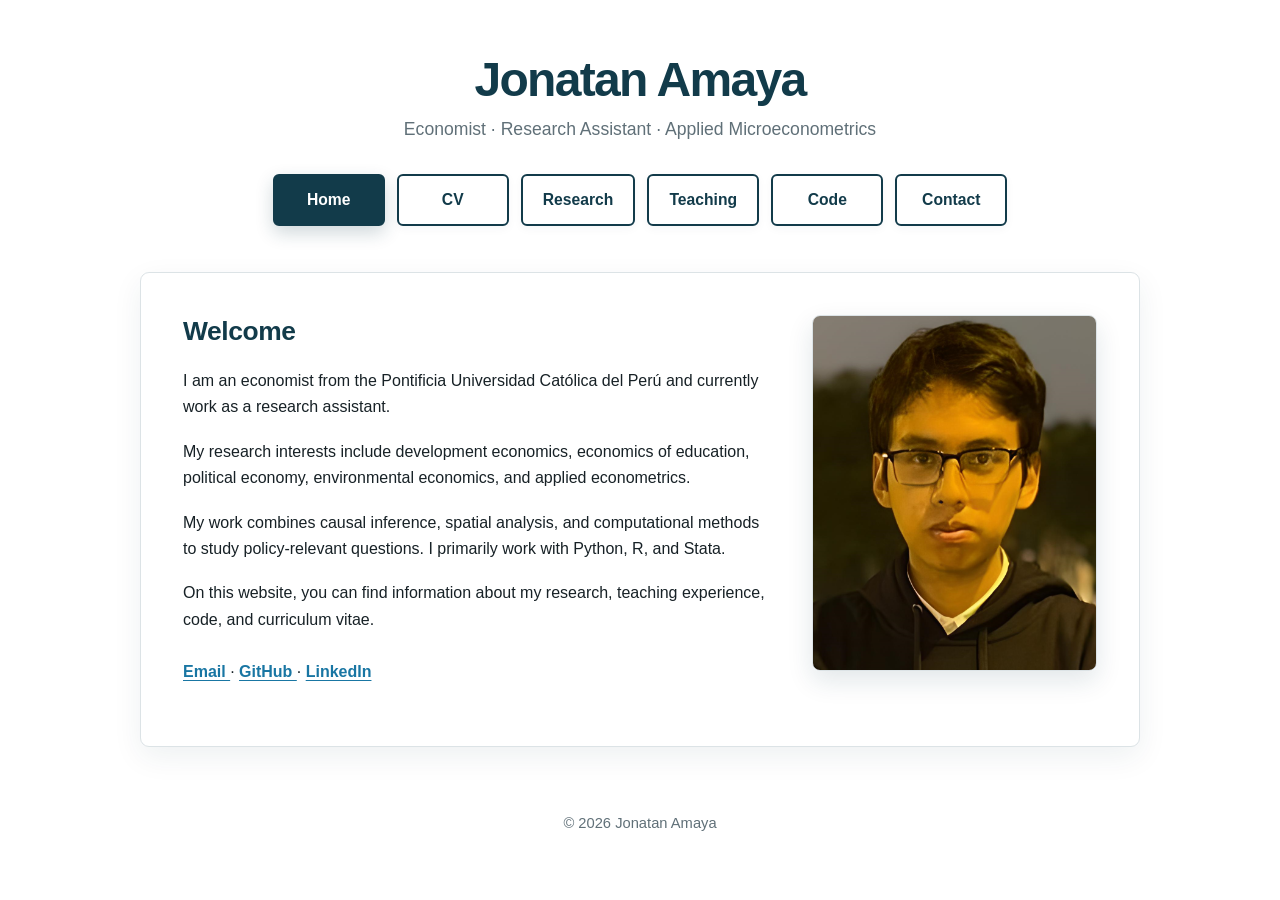
<file: index.html>
<!DOCTYPE html>
<html lang="en">
<head>
    <meta charset="UTF-8">

    <meta
        name="viewport"
        content="width=device-width, initial-scale=1.0"
    >

    <meta
        name="description"
        content="Personal academic website of Jonatan Amaya, economist and research assistant."
    >

    <title>Jonatan Amaya | Economist</title>

    <link rel="stylesheet" href="style.css">
</head>

<body>

    <header class="site-header">
        <h1>Jonatan Amaya</h1>

        <p class="subtitle">
            Economist · Research Assistant · Applied Microeconometrics
        </p>

        <nav class="navigation" aria-label="Main navigation">
            <a class="active" href="index.html">Home</a>

            <a
                href="assets/jonatan_amaya_cv.pdf"
                target="_blank"
                rel="noopener noreferrer"
            >
                CV
            </a>

            <a href="research.html">Research</a>
            <a href="teaching.html">Teaching</a>
            <a href="code.html">Code</a>
            <a href="contact.html">Contact</a>
        </nav>
    </header>

    <main class="container">
        <section class="card home-grid">

            <div>
                <h2>Welcome</h2>

                <p>
                    I am an economist from the Pontificia Universidad
                    Católica del Perú and currently work as a research
                    assistant.
                </p>

                <p>
                    My research interests include development economics,
                    economics of education, political economy,
                    environmental economics, and applied econometrics.
                </p>

                <p>
                    My work combines causal inference, spatial analysis,
                    and computational methods to study policy-relevant
                    questions. I primarily work with Python, R, and Stata.
                </p>

                <p>
                    On this website, you can find information about my
                    research, teaching experience, code, and curriculum
                    vitae.
                </p>

                <p class="links">
                    <a href="mailto:amaya.j@pucp.edu.pe">
                        Email
                    </a>

                    ·

                    <a
                        href="https://github.com/jonatan-amaya"
                        target="_blank"
                        rel="noopener noreferrer"
                    >
                        GitHub
                    </a>

                    ·

                    <a
                        href="https://www.linkedin.com/in/jonatan-amaya"
                        target="_blank"
                        rel="noopener noreferrer"
                    >
                        LinkedIn
                    </a>
                </p>
            </div>

            <div>
                <img
                    class="profile-photo"
                    src="assets/profile.png"
                    alt="Portrait of Jonatan Amaya"
                >
            </div>

        </section>
    </main>

    <footer>
        © 2026 Jonatan Amaya
    </footer>

</body>
</html>
</file>
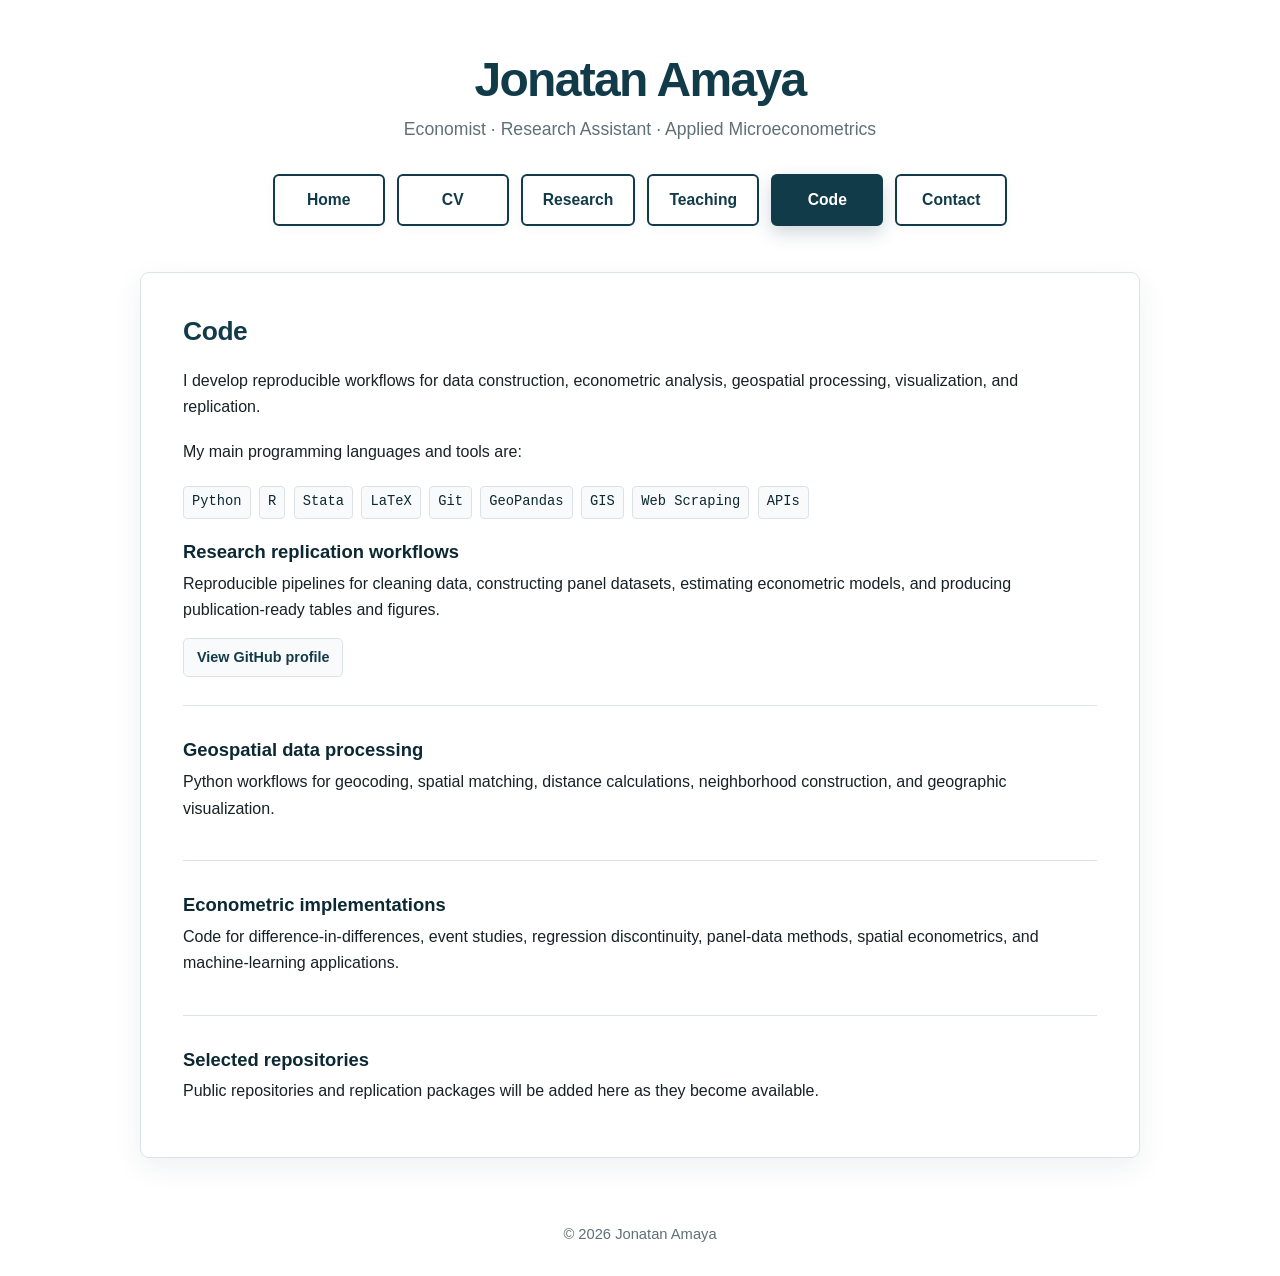
<file: code.html>
<!DOCTYPE html>
<html lang="en">
<head>
    <meta charset="UTF-8">

    <meta
        name="viewport"
        content="width=device-width, initial-scale=1.0"
    >

    <meta
        name="description"
        content="Code, data tools, and replication materials by Jonatan Amaya."
    >

    <title>Code | Jonatan Amaya</title>

    <link rel="stylesheet" href="style.css">
</head>

<body>

    <header class="site-header">
        <h1>Jonatan Amaya</h1>

        <p class="subtitle">
            Economist · Research Assistant · Applied Microeconometrics
        </p>

        <nav class="navigation" aria-label="Main navigation">
            <a href="index.html">Home</a>

            <a
                href="assets/jonatan_amaya_cv.pdf"
                target="_blank"
                rel="noopener noreferrer"
            >
                CV
            </a>

            <a href="research.html">Research</a>
            <a href="teaching.html">Teaching</a>
            <a class="active" href="code.html">Code</a>
            <a href="contact.html">Contact</a>
        </nav>
    </header>

    <main class="container">
        <section class="card">

            <h2>Code</h2>

            <p>
                I develop reproducible workflows for data construction,
                econometric analysis, geospatial processing, visualization,
                and replication.
            </p>

            <p>
                My main programming languages and tools are:
            </p>

            <p>
                <span class="tech-label">Python</span>
                <span class="tech-label">R</span>
                <span class="tech-label">Stata</span>
                <span class="tech-label">LaTeX</span>
                <span class="tech-label">Git</span>
                <span class="tech-label">GeoPandas</span>
                <span class="tech-label">GIS</span>
                <span class="tech-label">Web Scraping</span>
                <span class="tech-label">APIs</span>
            </p>

            <article class="item">
                <h3>Research replication workflows</h3>

                <p>
                    Reproducible pipelines for cleaning data, constructing
                    panel datasets, estimating econometric models, and
                    producing publication-ready tables and figures.
                </p>

                <div class="item-links">
                    <a
                        href="https://github.com/jonatan-amaya"
                        target="_blank"
                        rel="noopener noreferrer"
                    >
                        View GitHub profile
                    </a>
                </div>
            </article>

            <article class="item">
                <h3>Geospatial data processing</h3>

                <p>
                    Python workflows for geocoding, spatial matching,
                    distance calculations, neighborhood construction, and
                    geographic visualization.
                </p>
            </article>

            <article class="item">
                <h3>Econometric implementations</h3>

                <p>
                    Code for difference-in-differences, event studies,
                    regression discontinuity, panel-data methods, spatial
                    econometrics, and machine-learning applications.
                </p>
            </article>

            <article class="item">
                <h3>Selected repositories</h3>

                <p>
                    Public repositories and replication packages will be
                    added here as they become available.
                </p>
            </article>

        </section>
    </main>

    <footer>
        © 2026 Jonatan Amaya
    </footer>

</body>
</html>
</file>
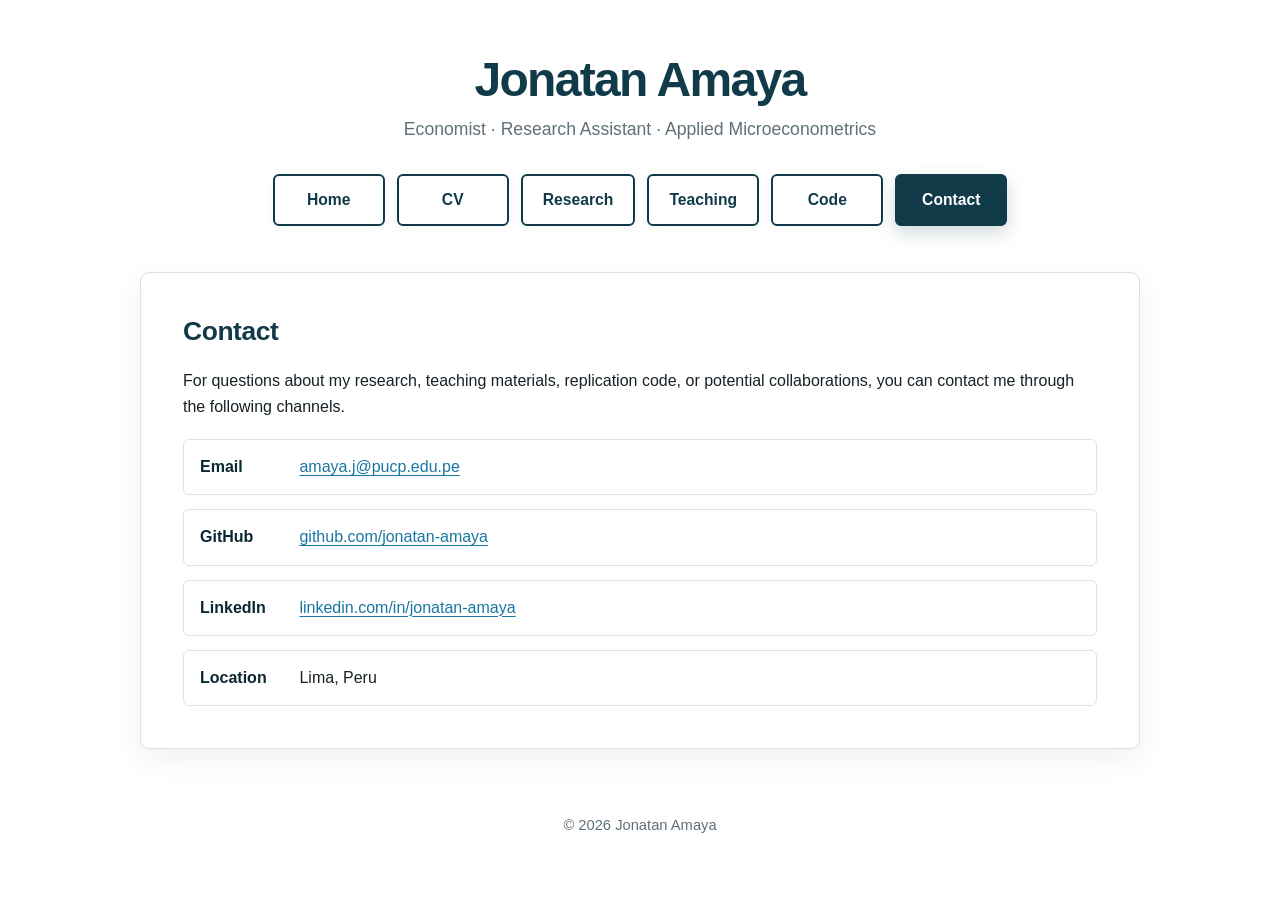
<file: contact.html>
<!DOCTYPE html>
<html lang="en">
<head>
    <meta charset="UTF-8">

    <meta
        name="viewport"
        content="width=device-width, initial-scale=1.0"
    >

    <meta
        name="description"
        content="Contact information for Jonatan Amaya."
    >

    <title>Contact | Jonatan Amaya</title>

    <link rel="stylesheet" href="style.css">
</head>

<body>

    <header class="site-header">
        <h1>Jonatan Amaya</h1>

        <p class="subtitle">
            Economist · Research Assistant · Applied Microeconometrics
        </p>

        <nav class="navigation" aria-label="Main navigation">
            <a href="index.html">Home</a>

            <a
                href="assets/jonatan_amaya_cv.pdf"
                target="_blank"
                rel="noopener noreferrer"
            >
                CV
            </a>

            <a href="research.html">Research</a>
            <a href="teaching.html">Teaching</a>
            <a href="code.html">Code</a>
            <a class="active" href="contact.html">Contact</a>
        </nav>
    </header>

    <main class="container">
        <section class="card">

            <h2>Contact</h2>

            <p>
                For questions about my research, teaching materials,
                replication code, or potential collaborations, you can
                contact me through the following channels.
            </p>

            <ul class="contact-list">
                <li>
                    <strong>Email</strong>

                    <a href="mailto:amaya.j@pucp.edu.pe">
                        amaya.j@pucp.edu.pe
                    </a>
                </li>

                <li>
                    <strong>GitHub</strong>

                    <a
                        href="https://github.com/jonatan-amaya"
                        target="_blank"
                        rel="noopener noreferrer"
                    >
                        github.com/jonatan-amaya
                    </a>
                </li>

                <li>
                    <strong>LinkedIn</strong>

                    <a
                        href="https://www.linkedin.com/in/jonatan-amaya"
                        target="_blank"
                        rel="noopener noreferrer"
                    >
                        linkedin.com/in/jonatan-amaya
                    </a>
                </li>

                <li>
                    <strong>Location</strong>
                    Lima, Peru
                </li>
            </ul>

        </section>
    </main>

    <footer>
        © 2026 Jonatan Amaya
    </footer>

</body>
</html>
</file>
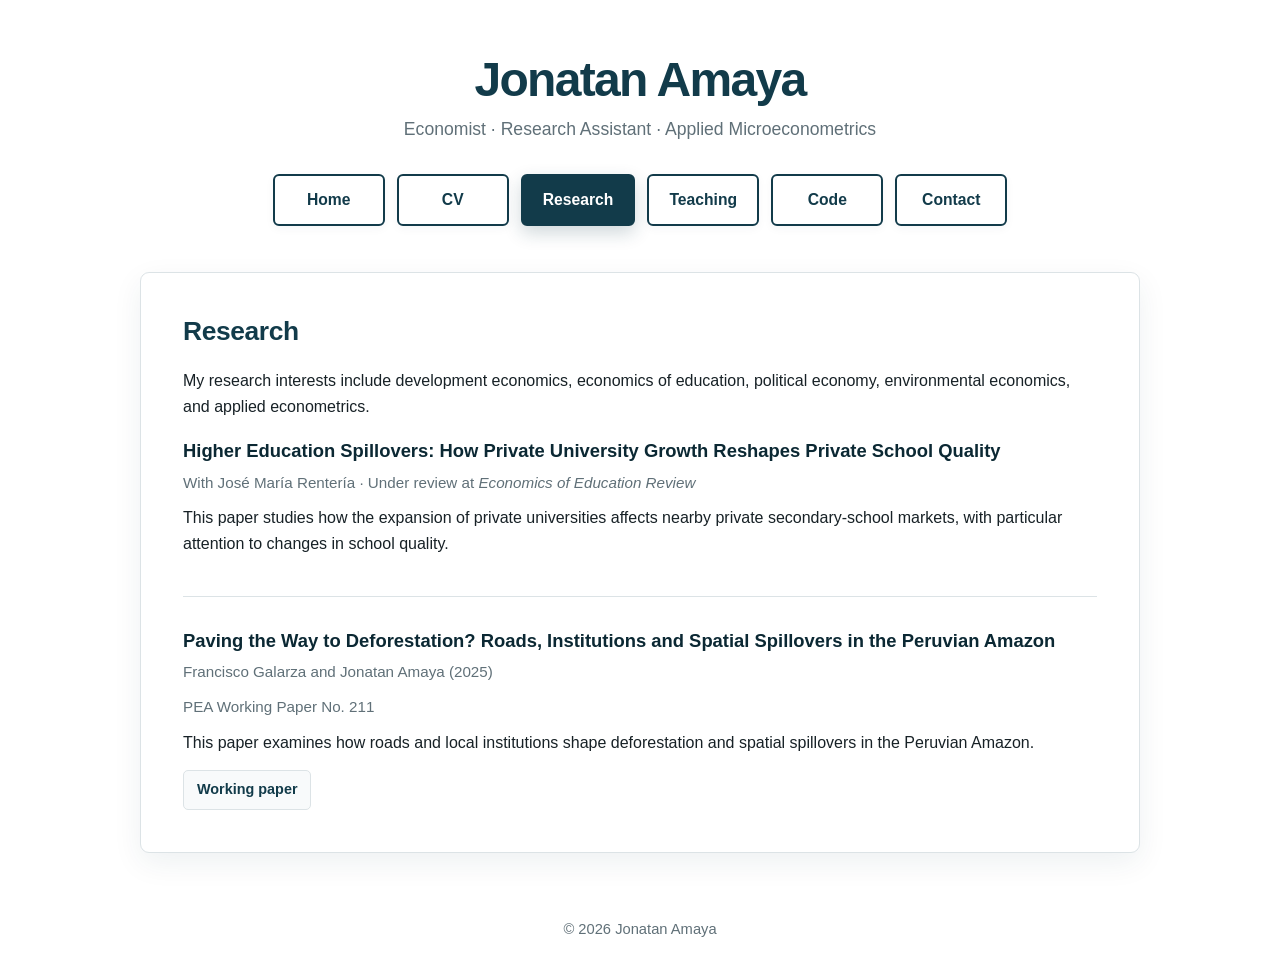
<file: research.html>
<!DOCTYPE html>
<html lang="en">
<head>
    <meta charset="UTF-8">

    <meta
        name="viewport"
        content="width=device-width, initial-scale=1.0"
    >

    <meta
        name="description"
        content="Research projects, submitted papers, and working papers by Jonatan Amaya."
    >

    <title>Research | Jonatan Amaya</title>

    <link rel="stylesheet" href="style.css">
</head>

<body>

    <header class="site-header">
        <h1>Jonatan Amaya</h1>

        <p class="subtitle">
            Economist · Research Assistant · Applied Microeconometrics
        </p>

        <nav class="navigation" aria-label="Main navigation">
            <a href="index.html">Home</a>

            <a
                href="assets/jonatan_amaya_cv.pdf"
                target="_blank"
                rel="noopener noreferrer"
            >
                CV
            </a>

            <a class="active" href="research.html">Research</a>
            <a href="teaching.html">Teaching</a>
            <a href="code.html">Code</a>
            <a href="contact.html">Contact</a>
        </nav>
    </header>

    <main class="container">
        <section class="card">

            <h2>Research</h2>

            <p>
                My research interests include development economics,
                economics of education, political economy, environmental
                economics, and applied econometrics.
            </p>

            <article class="item">
                <h3>
                    Higher Education Spillovers: How Private University
                    Growth Reshapes Private School Quality
                </h3>

                <p class="item-meta">
                    With José María Rentería · Under review at
                    <em>Economics of Education Review</em>
                </p>

                <p>
                    This paper studies how the expansion of private
                    universities affects nearby private secondary-school
                    markets, with particular attention to changes in school
                    quality.
                </p>
            </article>

            <article class="item">
                <h3>
                    Paving the Way to Deforestation? Roads, Institutions
                    and Spatial Spillovers in the Peruvian Amazon
                </h3>

                <p class="item-meta">
                    Francisco Galarza and Jonatan Amaya (2025)
                </p>

                <p class="item-meta">
                    PEA Working Paper No. 211
                </p>

                <p>
                    This paper examines how roads and local institutions
                    shape deforestation and spatial spillovers in the
                    Peruvian Amazon.
                </p>

                <div class="item-links">
                    <a
                        href="https://perueconomics.org/wp-content/uploads/2025/10/WP-211.pdf"
                        target="_blank"
                        rel="noopener noreferrer"
                    >
                        Working paper
                    </a>
                </div>
            </article>

        </section>
    </main>

    <footer>
        © 2026 Jonatan Amaya
    </footer>

</body>
</html>
</file>
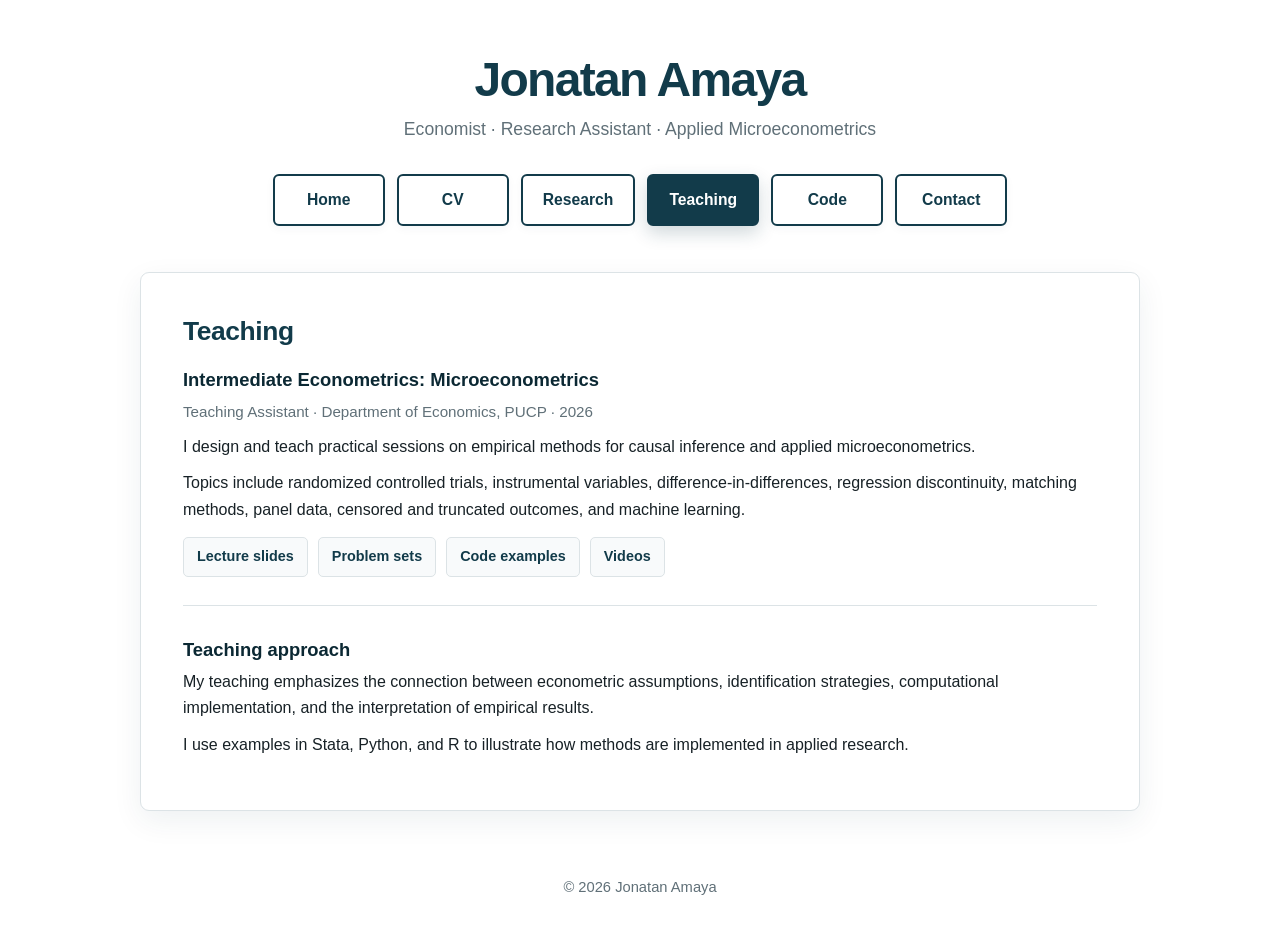
<file: teaching.html>
<!DOCTYPE html>
<html lang="en">
<head>
    <meta charset="UTF-8">

    <meta
        name="viewport"
        content="width=device-width, initial-scale=1.0"
    >

    <meta
        name="description"
        content="Teaching experience and teaching materials by Jonatan Amaya."
    >

    <title>Teaching | Jonatan Amaya</title>

    <link rel="stylesheet" href="style.css">
</head>

<body>

    <header class="site-header">
        <h1>Jonatan Amaya</h1>

        <p class="subtitle">
            Economist · Research Assistant · Applied Microeconometrics
        </p>

        <nav class="navigation" aria-label="Main navigation">
            <a href="index.html">Home</a>

            <a
                href="assets/jonatan_amaya_cv.pdf"
                target="_blank"
                rel="noopener noreferrer"
            >
                CV
            </a>

            <a href="research.html">Research</a>
            <a class="active" href="teaching.html">Teaching</a>
            <a href="code.html">Code</a>
            <a href="contact.html">Contact</a>
        </nav>
    </header>

    <main class="container">
        <section class="card">

            <h2>Teaching</h2>

            <article class="item">
                <h3>
                    Intermediate Econometrics: Microeconometrics
                </h3>

                <p class="item-meta">
                    Teaching Assistant · Department of Economics,
                    PUCP · 2026
                </p>

                <p>
                    I design and teach practical sessions on empirical
                    methods for causal inference and applied
                    microeconometrics.
                </p>

                <p>
                    Topics include randomized controlled trials,
                    instrumental variables, difference-in-differences,
                    regression discontinuity, matching methods, panel data,
                    censored and truncated outcomes, and machine learning.
                </p>

                <div class="item-links">
                    <a
                        href="#"
                        aria-label="Lecture slides coming soon"
                    >
                        Lecture slides
                    </a>

                    <a
                        href="#"
                        aria-label="Problem sets coming soon"
                    >
                        Problem sets
                    </a>

                    <a
                        href="#"
                        aria-label="Code examples coming soon"
                    >
                        Code examples
                    </a>

                    <a
                        href="https://www.youtube.com/@jonatan_amaya5764"
                        target="_blank"
                        rel="noopener noreferrer"
                        aria-label="Watch teaching videos on YouTube"
                    >
                        Videos
                    </a>
                </div>
            </article>

            <article class="item">
                <h3>Teaching approach</h3>

                <p>
                    My teaching emphasizes the connection between
                    econometric assumptions, identification strategies,
                    computational implementation, and the interpretation
                    of empirical results.
                </p>

                <p>
                    I use examples in Stata, Python, and R to illustrate
                    how methods are implemented in applied research.
                </p>
            </article>

        </section>
    </main>

    <footer>
        © 2026 Jonatan Amaya
    </footer>

</body>
</html>
</file>
<file: style.css>
:root {
    --primary: #123b4a;
    --primary-dark: #0b2833;
    --accent: #1976a3;

    --background: #ffffff;
    --card: #ffffff;

    --text: #172126;
    --muted: #607078;
    --border: #dce3e6;

    --soft-background: #f8fafb;

    --code-bg: #101a20;
    --code-text: #e6edf1;

    --shadow: 0 10px 30px rgba(18, 59, 74, 0.07);
    --shadow-hover: 0 14px 34px rgba(18, 59, 74, 0.11);
}

/* =========================================================
   General settings
   ========================================================= */

* {
    box-sizing: border-box;
}

html {
    scroll-behavior: smooth;
}

body {
    margin: 0;
    min-height: 100vh;

    font-family:
        Inter,
        "Segoe UI",
        Roboto,
        Helvetica,
        Arial,
        sans-serif;

    background: var(--background);
    color: var(--text);
    line-height: 1.65;

    -webkit-font-smoothing: antialiased;
    text-rendering: optimizeLegibility;
}

a {
    color: var(--accent);
    text-decoration-thickness: 1px;
    text-underline-offset: 3px;
}

a:hover {
    color: var(--primary-dark);
}

img {
    max-width: 100%;
}

/* =========================================================
   Header
   ========================================================= */

.site-header {
    max-width: 1120px;
    margin: 0 auto;
    padding: 52px 24px 28px;
    text-align: center;
}

.site-header h1 {
    margin: 0;

    color: var(--primary);
    font-size: clamp(2.2rem, 5vw, 3rem);
    font-weight: 750;
    line-height: 1.15;
    letter-spacing: -0.035em;
}

.subtitle {
    margin: 8px 0 30px;

    color: var(--muted);
    font-size: 1.1rem;
    font-weight: 450;
}

/* =========================================================
   Navigation
   ========================================================= */

.navigation {
    display: flex;
    justify-content: center;
    flex-wrap: wrap;
    gap: 12px;
}

.navigation a {
    display: inline-flex;
    align-items: center;
    justify-content: center;

    min-width: 112px;
    min-height: 50px;
    padding: 11px 20px;

    color: var(--primary);
    background: var(--card);

    border: 2px solid var(--primary);
    border-radius: 6px;

    font-size: 0.98rem;
    font-weight: 650;
    text-decoration: none;

    box-shadow: 0 3px 10px rgba(18, 59, 74, 0.04);

    transition:
        background-color 0.18s ease,
        color 0.18s ease,
        border-color 0.18s ease,
        transform 0.18s ease,
        box-shadow 0.18s ease;
}

.navigation a:hover {
    color: #ffffff;
    background: var(--accent);
    border-color: var(--accent);

    transform: translateY(-2px);
    box-shadow: 0 7px 17px rgba(25, 118, 163, 0.18);
}

.navigation a.active {
    color: #ffffff;
    background: var(--primary);
    border-color: var(--primary);

    box-shadow: 0 7px 18px rgba(18, 59, 74, 0.2);
}

/* =========================================================
   Main layout
   ========================================================= */

.container {
    width: min(calc(100% - 40px), 1000px);
    margin: 18px auto 64px;
}

.card {
    padding: 42px;

    background: var(--card);
    border: 1px solid var(--border);
    border-radius: 9px;

    box-shadow: var(--shadow);

    transition:
        box-shadow 0.2s ease,
        transform 0.2s ease;
}

.card:hover {
    box-shadow: var(--shadow-hover);
}

/* =========================================================
   Home page
   ========================================================= */

.home-grid {
    display: grid;
    grid-template-columns: minmax(0, 1fr) 285px;
    gap: 46px;
    align-items: start;
}

.home-grid p:first-of-type {
    margin-top: 0;
}

.profile-photo {
    display: block;

    width: 100%;
    aspect-ratio: 4 / 5;

    object-fit: cover;
    object-position: center;

    border: 1px solid var(--border);
    border-radius: 8px;

    box-shadow: 0 10px 26px rgba(18, 59, 74, 0.12);
}

/* =========================================================
   Typography
   ========================================================= */

h2 {
    margin-top: 0;
    margin-bottom: 20px;

    color: var(--primary);
    font-size: 1.65rem;
    line-height: 1.25;
    letter-spacing: -0.015em;
}

h3 {
    margin-top: 0;
    margin-bottom: 5px;

    color: var(--primary-dark);
    font-size: 1.15rem;
    line-height: 1.35;
}

p {
    margin-top: 0;
    margin-bottom: 18px;
}

strong {
    color: var(--primary-dark);
}

/* =========================================================
   Research, teaching and code items
   ========================================================= */

.item {
    margin-bottom: 32px;
    padding-bottom: 28px;

    border-bottom: 1px solid var(--border);
}

.item:last-child {
    margin-bottom: 0;
    padding-bottom: 0;

    border-bottom: none;
}

.item p {
    margin-top: 6px;
    margin-bottom: 10px;
}

.item-meta {
    color: var(--muted);
    font-size: 0.95rem;
}

.item-meta em {
    color: var(--muted);
}

/* =========================================================
   Material and paper buttons
   ========================================================= */

.item-links {
    display: flex;
    flex-wrap: wrap;
    gap: 10px;

    margin-top: 14px;
}

.item-links a {
    display: inline-flex;
    align-items: center;
    justify-content: center;

    min-height: 38px;
    padding: 7px 13px;

    color: var(--primary);
    background: var(--soft-background);

    border: 1px solid var(--border);
    border-radius: 5px;

    font-size: 0.9rem;
    font-weight: 650;
    text-decoration: none;

    transition:
        background-color 0.18s ease,
        border-color 0.18s ease,
        color 0.18s ease,
        transform 0.18s ease,
        box-shadow 0.18s ease;
}

.item-links a:hover {
    color: #ffffff;
    background: var(--accent);
    border-color: var(--accent);

    transform: translateY(-1px);
    box-shadow: 0 5px 13px rgba(25, 118, 163, 0.15);
}

/* =========================================================
   General links
   ========================================================= */

.links {
    margin-top: 26px;
}

.links a,
.text-link {
    color: var(--accent);
    font-weight: 650;
}

.links a:hover,
.text-link:hover {
    color: var(--primary-dark);
}

/* =========================================================
   Technical labels and code
   ========================================================= */

.tech-label,
code,
pre {
    font-family:
        "IBM Plex Mono",
        "SFMono-Regular",
        Consolas,
        "Liberation Mono",
        monospace;
}

.tech-label {
    display: inline-block;

    margin: 3px 4px 3px 0;
    padding: 4px 8px;

    color: var(--primary-dark);
    background: var(--soft-background);

    border: 1px solid var(--border);
    border-radius: 4px;

    font-size: 0.86rem;
}

code {
    padding: 2px 5px;

    color: var(--primary-dark);
    background: var(--soft-background);

    border-radius: 4px;

    font-size: 0.9em;
}

pre {
    overflow-x: auto;

    padding: 20px;

    color: var(--code-text);
    background: var(--code-bg);

    border: 1px solid #273942;
    border-radius: 7px;

    font-size: 0.9rem;
    line-height: 1.55;
}

pre code {
    padding: 0;

    color: inherit;
    background: transparent;
}

/* =========================================================
   Contact section
   ========================================================= */

.contact-list {
    display: grid;
    gap: 14px;

    margin: 0;
    padding: 0;

    list-style: none;
}

.contact-list li {
    padding: 14px 16px;

    background: #ffffff;
    border: 1px solid var(--border);
    border-radius: 6px;
}

.contact-list strong {
    display: inline-block;
    min-width: 95px;
}

/* =========================================================
   General buttons
   ========================================================= */

.button {
    display: inline-flex;
    align-items: center;
    justify-content: center;

    padding: 10px 17px;

    color: #ffffff;
    background: var(--primary);

    border: 2px solid var(--primary);
    border-radius: 6px;

    font-weight: 650;
    text-decoration: none;

    transition:
        background-color 0.18s ease,
        border-color 0.18s ease,
        transform 0.18s ease;
}

.button:hover {
    color: #ffffff;
    background: var(--accent);
    border-color: var(--accent);

    transform: translateY(-2px);
}

.button-secondary {
    color: var(--primary);
    background: transparent;
}

.button-secondary:hover {
    color: #ffffff;
}

/* =========================================================
   Footer
   ========================================================= */

footer {
    width: min(calc(100% - 40px), 1000px);
    margin: 0 auto;
    padding: 0 24px 30px;

    color: var(--muted);
    font-size: 0.92rem;
    text-align: center;
}

/* =========================================================
   Keyboard accessibility
   ========================================================= */

a:focus-visible,
button:focus-visible {
    outline: 3px solid rgba(25, 118, 163, 0.35);
    outline-offset: 3px;
}

/* =========================================================
   Tablet
   ========================================================= */

@media (max-width: 820px) {
    .site-header {
        padding-top: 40px;
    }

    .home-grid {
        grid-template-columns: minmax(0, 1fr) 240px;
        gap: 32px;
    }

    .card {
        padding: 34px;
    }
}

/* =========================================================
   Mobile
   ========================================================= */

@media (max-width: 680px) {
    .site-header {
        padding: 34px 18px 22px;
    }

    .subtitle {
        margin-bottom: 24px;
        font-size: 1rem;
    }

    .navigation {
        gap: 9px;
    }

    .navigation a {
        flex: 1 1 125px;

        min-width: 0;
        min-height: 46px;
        padding: 9px 13px;
    }

    .container {
        width: min(calc(100% - 24px), 1000px);
        margin-top: 10px;
        margin-bottom: 45px;
    }

    .card {
        padding: 25px;
        border-radius: 8px;
    }

    .home-grid {
        grid-template-columns: 1fr;
        gap: 30px;
    }

    .profile-photo {
        max-width: 290px;
        margin: 0 auto;
    }

    h2 {
        font-size: 1.45rem;
    }

    .contact-list strong {
        display: block;

        min-width: 0;
        margin-bottom: 4px;
    }
}

/* =========================================================
   Very small screens
   ========================================================= */

@media (max-width: 400px) {
    .navigation a {
        flex-basis: 100%;
    }

    .card {
        padding: 21px;
    }

    .item-links a {
        width: 100%;
    }
}

/* =========================================================
   Reduced motion
   ========================================================= */

@media (prefers-reduced-motion: reduce) {
    html {
        scroll-behavior: auto;
    }

    *,
    *::before,
    *::after {
        transition-duration: 0.01ms !important;
        animation-duration: 0.01ms !important;
        animation-iteration-count: 1 !important;
    }
}
</file>
